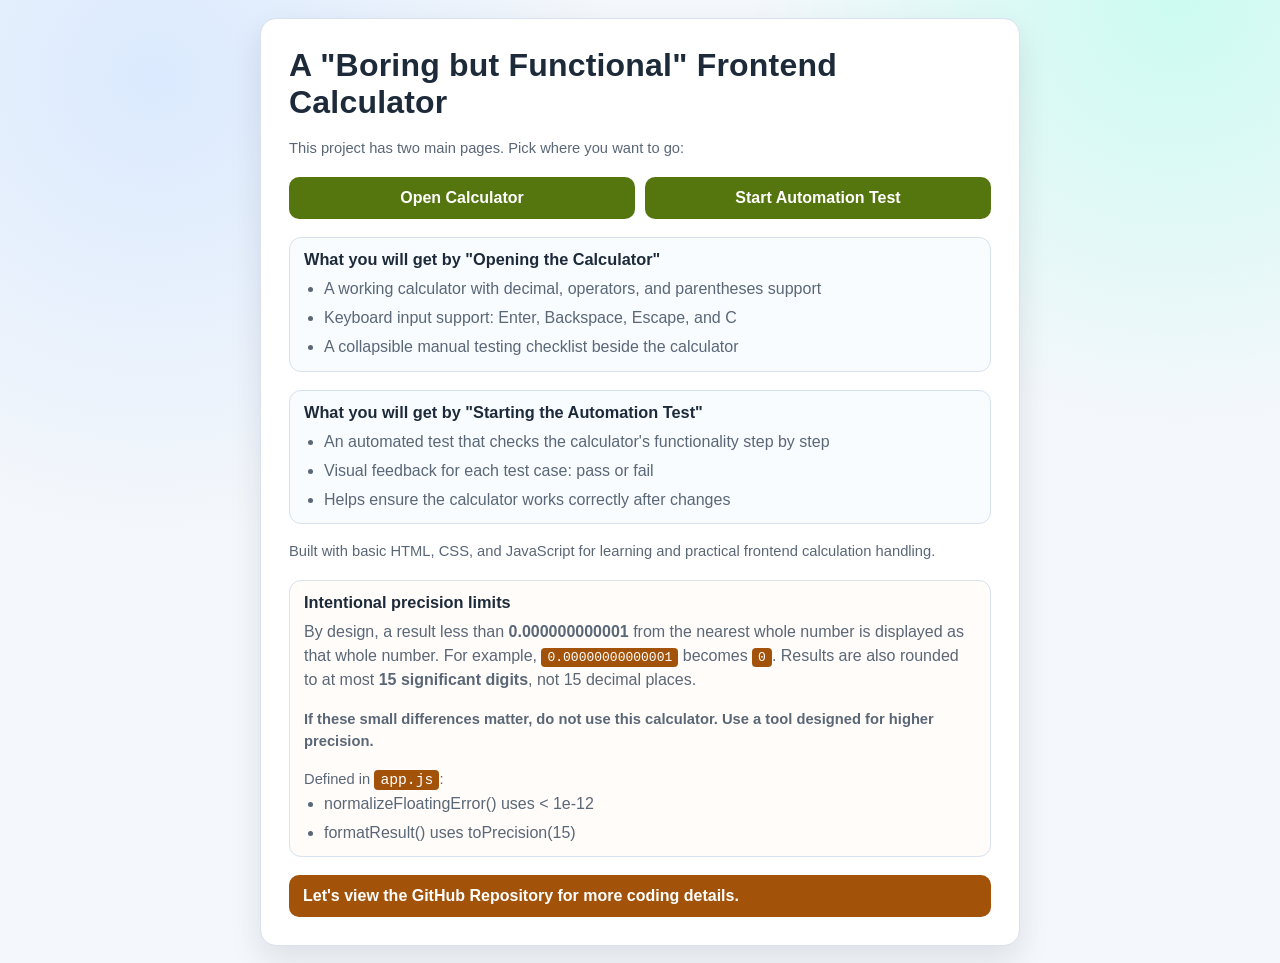
<file: docs/index.html>
<!DOCTYPE html>
<html lang="en">

<head>
    <meta charset="utf-8" />
    <meta name="viewport" content="width=device-width, initial-scale=1" />
    <title>Frontend Calculator</title>
    <link rel="icon" type="image/png" href="./icon.png">
    <style>
        :root {
            --bg: #f4f7fb;
            --panel: #ffffff;
            --ink: #1d2a3a;
            --muted: #5a6777;
            --line: #d8e1ee;
            --primary: #55760f;
            --primary-2: #0b3f5f;
        }

        * {
            box-sizing: border-box;
        }

        body {
            margin: 0;
            font-family: "Segoe UI", "Trebuchet MS", Verdana, sans-serif;
            color: var(--ink);
            background:
                radial-gradient(circle at 12% 8%, #dbeafe 0%, transparent 32%),
                radial-gradient(circle at 92% 0%, #ccfbf1 0%, transparent 28%),
                var(--bg);
            min-height: 100vh;
            display: grid;
            place-items: center;
            padding: 18px;
        }

        .card {
            width: min(760px, 100%);
            background: var(--panel);
            border: 1px solid var(--line);
            border-radius: 16px;
            box-shadow: 0 14px 32px rgba(15, 23, 42, 0.1);
            padding: clamp(18px, 3vw, 28px);
        }

        h1 {
            margin: 0 0 8px;
            font-size: clamp(1.3rem, 3vw, 2rem);
            letter-spacing: 0.2px;
        }

        p {
            margin: 0;
            color: var(--muted);
            line-height: 1.5;
        }

        .links {
            margin-top: 18px;
            display: grid;
            gap: 10px;
        }

        .primary-links {
            grid-template-columns: repeat(2, minmax(0, 1fr));
        }

        .primary-links .link-btn {
            width: 100%;
            text-align: center;
        }

        .link-btn {
            display: inline-block;
            text-decoration: none;
            background: var(--primary);
            color: #ffffff;
            padding: 12px 14px;
            border-radius: 10px;
            font-weight: 700;
            transition: background-color 0.2s ease;
        }

        .link-btn:hover,
        .link-btn:focus-visible {
            background: var(--primary-2);
        }

        .link-alt {
            background: #a25309;
        }

        .benefits {
            margin-top: 18px;
            border: 1px solid var(--line);
            border-radius: 12px;
            background: #f9fcff;
            padding: 12px 14px;
        }

        .benefits h2 {
            margin: 0 0 8px;
            font-size: 1.02rem;
            color: var(--ink);
        }

        .benefits ul {
            margin: 0;
            padding-left: 20px;
            color: var(--muted);
            line-height: 1.45;
        }

        .benefits li+li {
            margin-top: 6px;
        }

        .note {
            margin-top: 16px;
            font-size: 0.92rem;
        }

        .limits {
            margin-top: 18px;
            border: 1px solid var(--line);
            border-radius: 12px;
            background: #fffcf9;
            padding: 12px 14px;
        }

        .limits h2 {
            margin: 0 0 8px;
            font-size: 1.02rem;
            color: var(--ink);
        }


        .limits ul {
            margin: 0;
            padding-left: 20px;
            color: var(--muted);
            line-height: 1.45;
        }

        .limits li+li {
            margin-top: 6px;
        }

        .limits p .note {
            margin: 0;
            font-size: 0.92rem;
        }

        .limits p code {
            background-color: #a25309;
            color: white;
            padding: 2px 6px;
            border-radius: 4px;
            font-family: monospace;
            font-size: 1 em;
        }
    </style>
</head>

<body>
    <main class="card">
        <h1>A "Boring but Functional" Frontend Calculator</h1>

        <p class="note">This project has two main pages. Pick where you want to go:</p>

        <div class="links primary-links">
            <a class="link-btn" href="./calculator.html">Open Calculator</a>
            <a class="link-btn" href="./availability_and_math_correct_test.html">Start Automation Test</a>
        </div>


        <section class="benefits" aria-label="What you will get">
            <h2>What you will get by "Opening the Calculator"</h2>
            <ul>
                <li>A working calculator with decimal, operators, and parentheses support</li>
                <li>Keyboard input support: Enter, Backspace, Escape, and C</li>
                <li>A collapsible manual testing checklist beside the calculator</li>
            </ul>
        </section>
        <section class="benefits" aria-label="What you will get">
            <h2>What you will get by "Starting the Automation Test"</h2>
            <ul>
                <li>An automated test that checks the calculator's functionality step by step</li>
                <li>Visual feedback for each test case: pass or fail</li>
                <li>Helps ensure the calculator works correctly after changes</li>
            </ul>
        </section>

        <p class="note">Built with basic HTML, CSS, and JavaScript for learning and practical frontend calculation
            handling.</p>

        <section class="limits" aria-labelledby="precisionTitle">
            <h2 id="precisionTitle">Intentional precision limits</h2>
            <p>By design, a result less than <strong>0.000000000001</strong>
                from the nearest whole number is displayed as that whole number.
                For example, <code>0.00000000000001</code> becomes <code>0</code>.
                Results are also rounded to at most <strong>15 significant digits</strong>,
                not 15 decimal places.</p>
            <p class="note"><strong>If these small differences matter, do not use this calculator.
                    Use a tool designed for higher precision.</strong></p>
            <p class="note">Defined in <code>app.js</code>:
            <ul>
                <li>normalizeFloatingError() uses &lt; 1e-12</li>
                <li>formatResult() uses toPrecision(15)</li>
            </ul>
            </p>
        </section>

        <div class="links">
            <a class="link-btn link-alt" href="https://github.com/noa-jou/Frontend-Calculator">
                Let's view the GitHub Repository for more coding details.
            </a>
        </div>
    </main>
</body>

</html>
</file>
